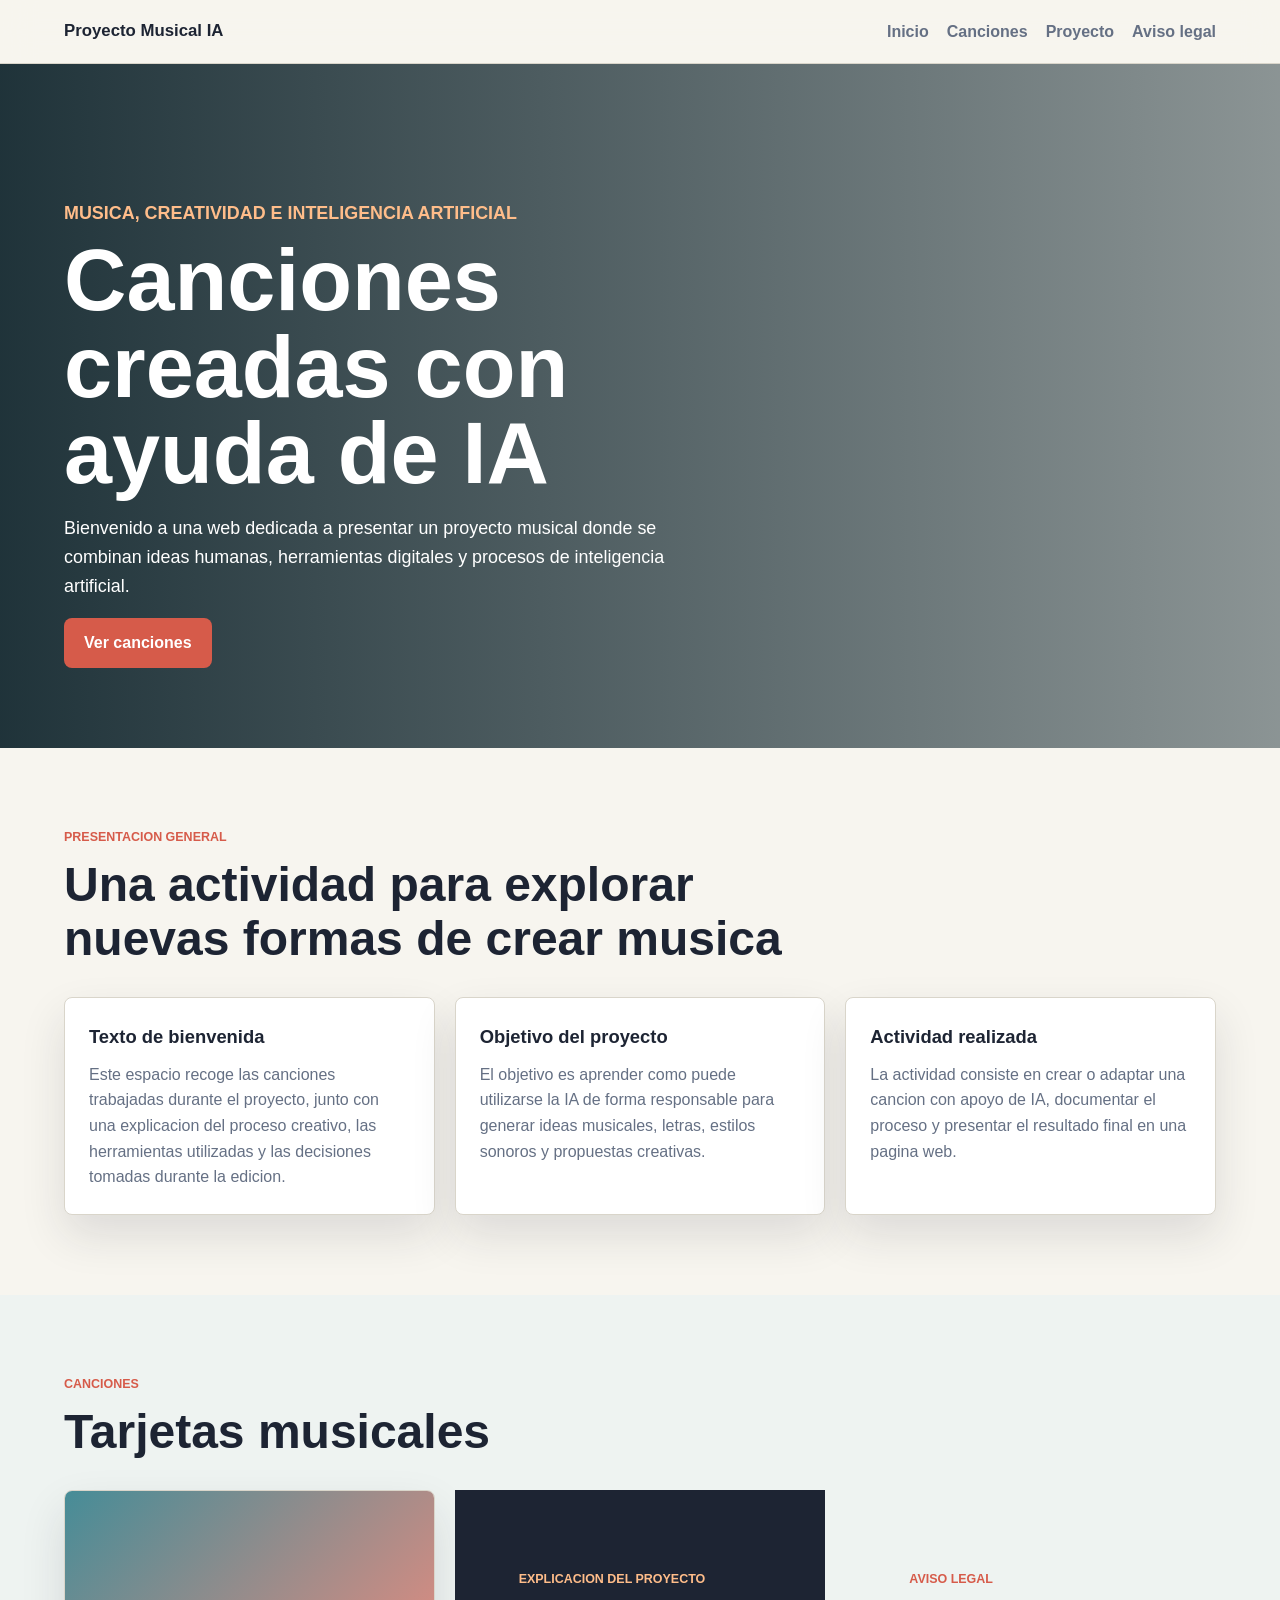
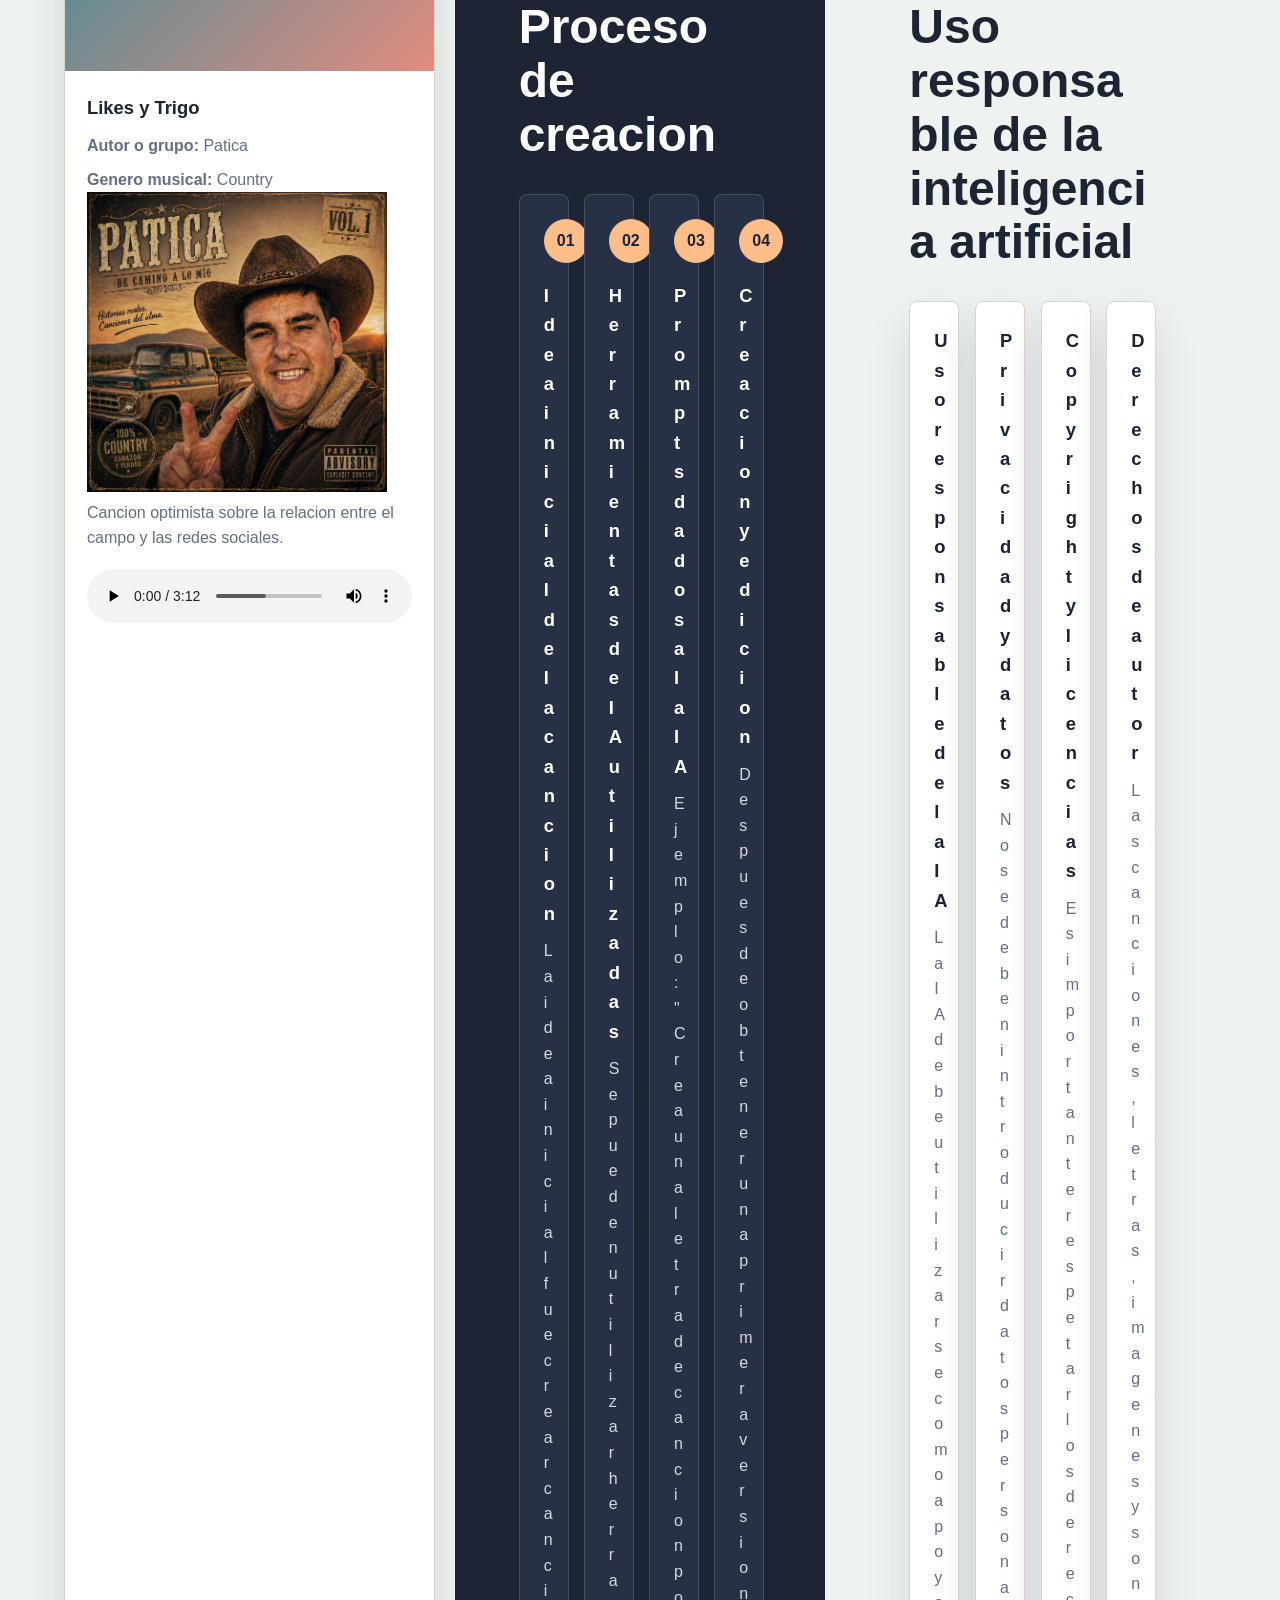
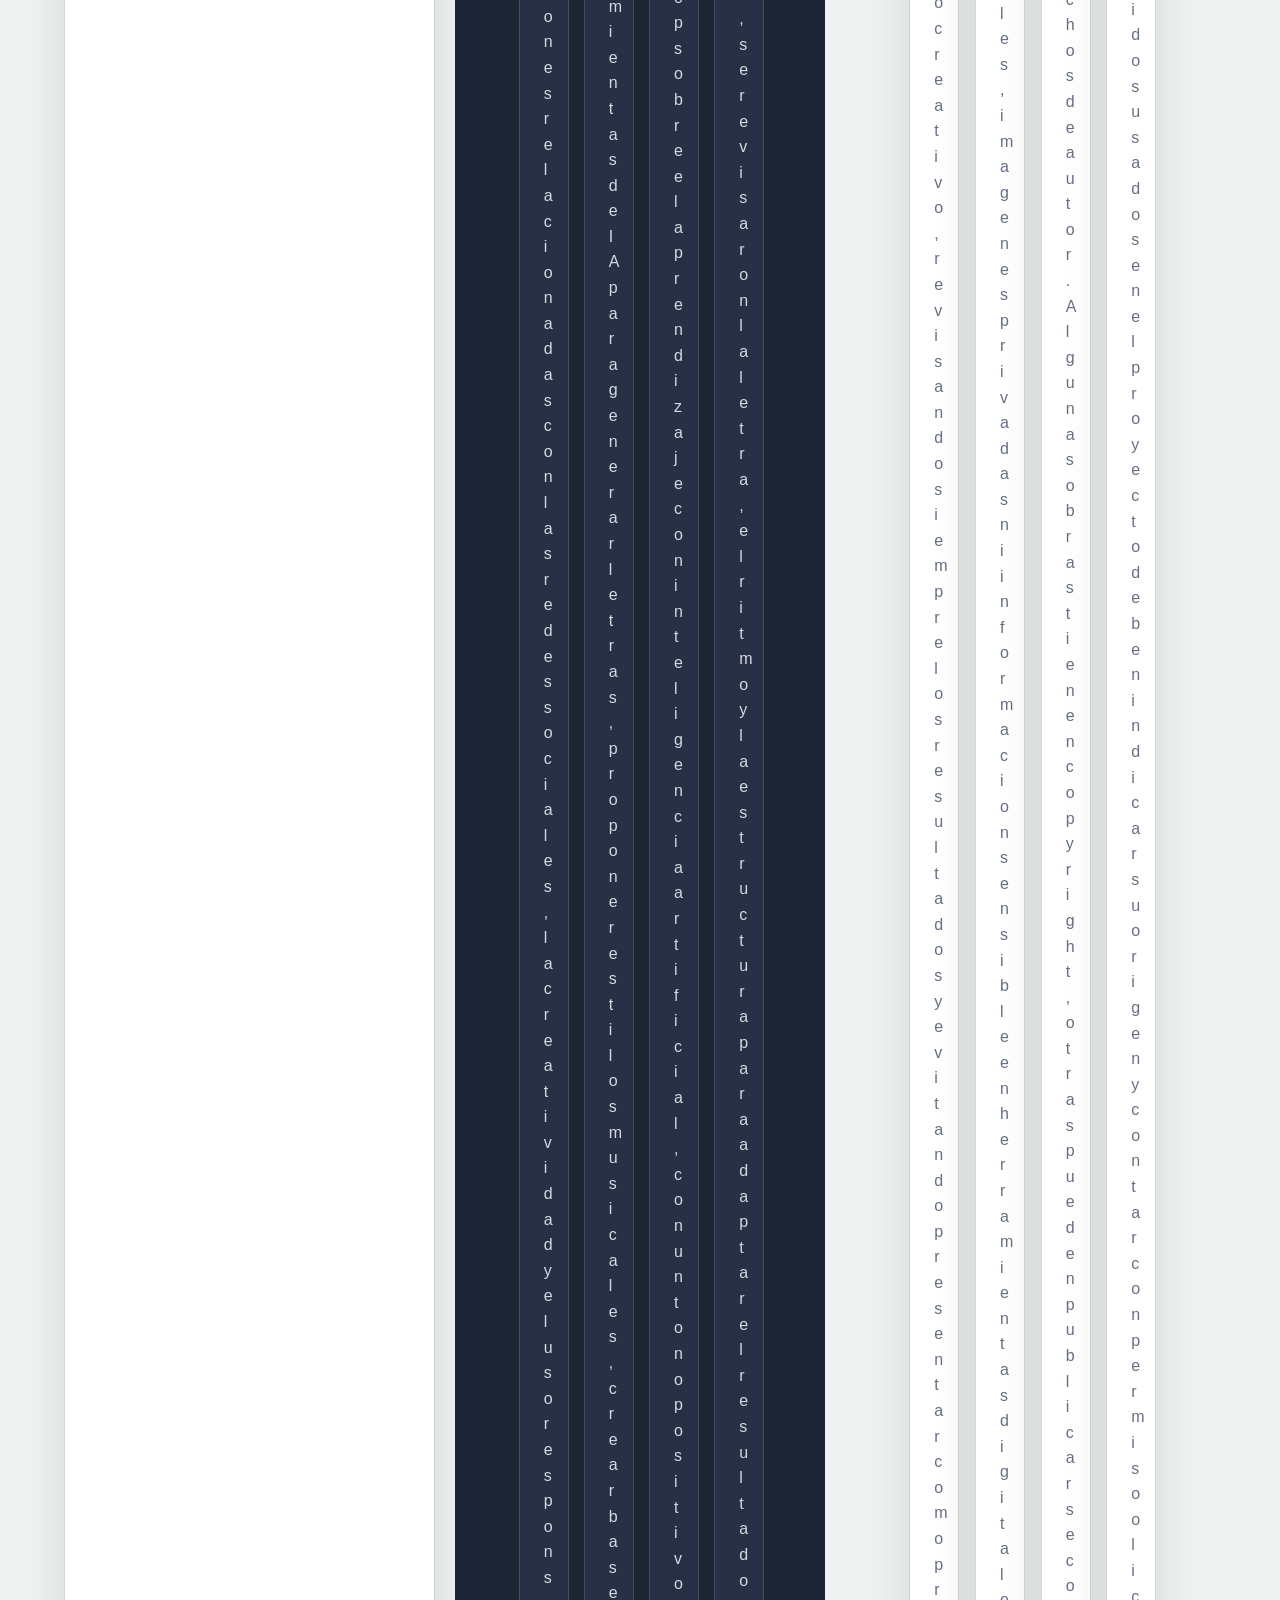
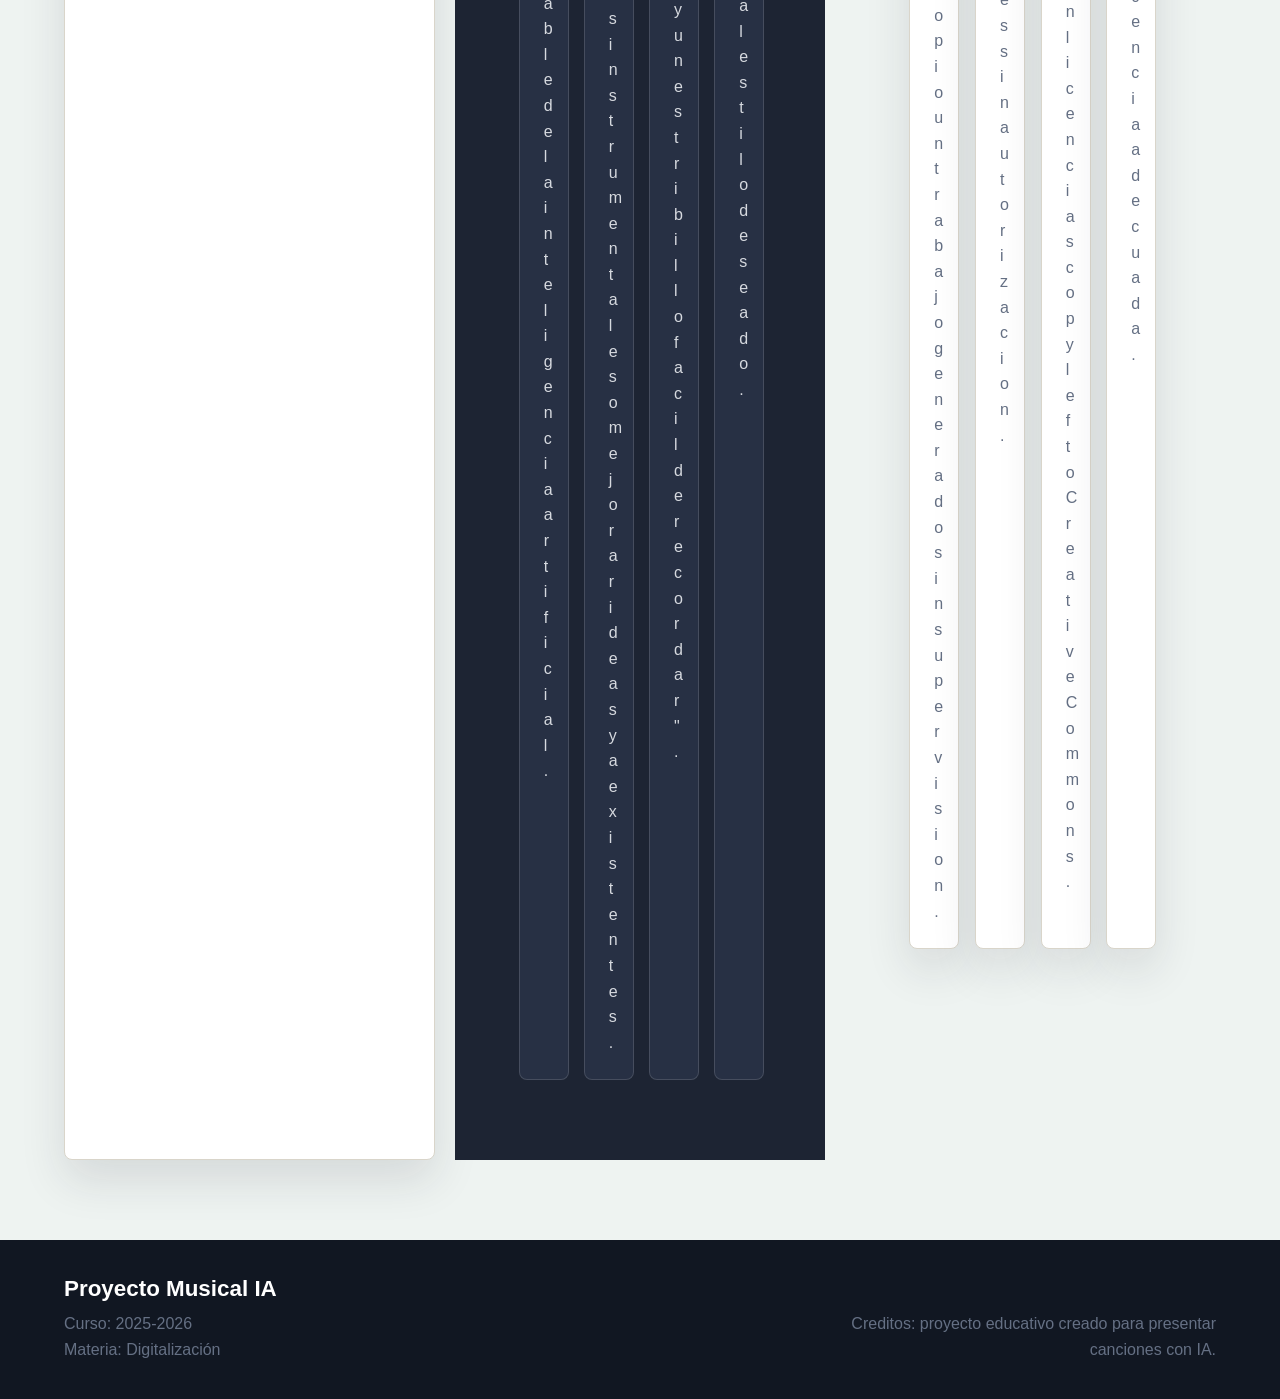
<file: index.html>
<!DOCTYPE html>
<html lang="es">
<head>
  <meta charset="UTF-8">
  <meta name="viewport" content="width=device-width, initial-scale=1.0">
  <title>Proyecto Musical con IA</title>
  <link rel="stylesheet" href="styles.css">
</head>
<body>
  <header class="site-header">
    <a class="logo" href="#inicio">Proyecto Musical IA</a>
    <button class="menu-button" id="menuButton" aria-label="Abrir menu" aria-expanded="false">
      <span></span>
      <span></span>
      <span></span>
    </button>
    <nav class="main-nav" id="mainNav">
      <a href="#inicio">Inicio</a>
      <a href="#canciones">Canciones</a>
      <a href="#proyecto">Proyecto</a>
      <a href="#legal">Aviso legal</a>
    </nav>
  </header>

  <main>
    <section class="hero" id="inicio">
      <div class="hero-content">
        <p class="eyebrow">Musica, creatividad e inteligencia artificial</p>
        <h1>Canciones creadas con ayuda de IA</h1>
        <p>
          Bienvenido a una web dedicada a presentar un proyecto musical donde se combinan
          ideas humanas, herramientas digitales y procesos de inteligencia artificial.
        </p>
        <a class="primary-button" href="#canciones">Ver canciones</a>
      </div>
    </section>

    <section class="section intro-section">
      <div class="section-heading">
        <p class="eyebrow">Presentacion general</p>
        <h2>Una actividad para explorar nuevas formas de crear musica</h2>
      </div>
      <div class="intro-grid">
        <article>
          <h3>Texto de bienvenida</h3>
          <p>
            Este espacio recoge las canciones trabajadas durante el proyecto, junto con
            una explicacion del proceso creativo, las herramientas utilizadas y las
            decisiones tomadas durante la edicion.
          </p>
        </article>
        <article>
          <h3>Objetivo del proyecto</h3>
          <p>
            El objetivo es aprender como puede utilizarse la IA de forma responsable para
            generar ideas musicales, letras, estilos sonoros y propuestas creativas.
          </p>
        </article>
        <article>
          <h3>Actividad realizada</h3>
          <p>
            La actividad consiste en crear o adaptar una cancion con apoyo de IA,
            documentar el proceso y presentar el resultado final en una pagina web.
          </p>
        </article>
      </div>
    </section>

    <section class="section songs-section" id="canciones">
      <div class="section-heading">
        <p class="eyebrow">Canciones</p>
        <h2>Tarjetas musicales</h2>
      </div>

      <div class="song-grid">
        <article class="song-card">
          <div class="song-cover cover-one"></div>
          <div class="song-info">
            <h3>Likes y Trigo </h3>
            <p><strong>Autor o grupo:</strong> Patica </p>
            <p><strong>Genero musical:</strong> Country </p>
            <img src="image.png" alt="Portada de su primer disco " width="300"> 
            <p>
              Cancion optimista sobre la relacion entre el campo y
              las redes sociales.
            </p>
            <audio controls>
              <source src="Likes y Trigo.mp3" type="audio/mpeg">
              
            </audio>
          </div>
        </article>


    <section class="section project-section" id="proyecto">
      <div class="section-heading">
        <p class="eyebrow">Explicacion del proyecto</p>
        <h2>Proceso de creacion</h2>
      </div>

      <div class="timeline">
        <article>
          <span>01</span>
          <h3>Idea inicial de la cancion</h3>
          <p>
            La idea inicial fue crear canciones relacionadas con las redes sociales, la
            creatividad y el uso responsable de la inteligencia artificial.
          </p>
        </article>
        <article>
          <span>02</span>
          <h3>Herramientas de IA utilizadas</h3>
          <p>
            Se pueden utilizar herramientas de IA para generar letras, proponer estilos
            musicales, crear bases instrumentales o mejorar ideas ya existentes.
          </p>
        </article>
        <article>
          <span>03</span>
          <h3>Prompts dados a la IA</h3>
          <p>
            Ejemplo: "Crea una letra de cancion pop sobre el aprendizaje con inteligencia
            artificial, con un tono positivo y un estribillo facil de recordar".
          </p>
        </article>
        <article>
          <span>04</span>
          <h3>Creacion y edicion</h3>
          <p>
            Despues de obtener una primera version, se revisaron la letra, el ritmo y la
            estructura para adaptar el resultado al estilo deseado.
          </p>
        </article>
      </div>
    </section>

    <section class="section legal-section" id="legal">
      <div class="section-heading">
        <p class="eyebrow">Aviso legal</p>
        <h2>Uso responsable de la inteligencia artificial</h2>
      </div>

      <div class="legal-grid">
        <article>
          <h3>Uso responsable de la IA</h3>
          <p>
            La IA debe utilizarse como apoyo creativo, revisando siempre los resultados y
            evitando presentar como propio un trabajo generado sin supervision.
          </p>
        </article>
        <article>
          <h3>Privacidad y datos</h3>
          <p>
            No se deben introducir datos personales, imagenes privadas ni informacion
            sensible en herramientas digitales sin autorizacion.
          </p>
        </article>
        <article>
          <h3>Copyright y licencias</h3>
          <p>
            Es importante respetar los derechos de autor. Algunas obras tienen copyright,
            otras pueden publicarse con licencias copyleft o Creative Commons.
          </p>
        </article>
        <article>
          <h3>Derechos de autor</h3>
          <p>
            Las canciones, letras, imagenes y sonidos usados en el proyecto deben indicar
            su origen y contar con permiso o licencia adecuada.
          </p>
        </article>
      </div>
    </section>
  </main>

  <footer class="site-footer">
    <div>
      <h2>Proyecto Musical IA</h2>
      <p>Curso: 2025-2026</p>
      <p>Materia: Digitalización</p>
    </div>
    <p class="credits">Creditos: proyecto educativo creado para presentar canciones con IA.</p>
  </footer>

  <button class="top-button" id="topButton" aria-label="Volver arriba">↑</button>

  <script src="script.js"></script>
</body>
</html>
</file>
<file: styles.css>
:root {
  --ink: #1d2433;
  --muted: #657084;
  --paper: #f7f5ef;
  --panel: #ffffff;
  --line: #d9d5ca;
  --accent: #126c7a;
  --accent-dark: #0d4e5a;
  --coral: #d65b4a;
  --gold: #d39b2a;
  --green: #4a7c59;
  --shadow: 0 20px 45px rgba(29, 36, 51, 0.12);
}

* {
  box-sizing: border-box;
}

html {
  scroll-behavior: smooth;
}

body {
  margin: 0;
  font-family: Arial, Helvetica, sans-serif;
  color: var(--ink);
  background: var(--paper);
  line-height: 1.6;
}

img,
audio {
  max-width: 100%;
}

.site-header {
  position: sticky;
  top: 0;
  z-index: 10;
  display: flex;
  align-items: center;
  justify-content: space-between;
  gap: 24px;
  padding: 18px clamp(18px, 5vw, 64px);
  background: rgba(247, 245, 239, 0.94);
  border-bottom: 1px solid var(--line);
  backdrop-filter: blur(16px);
}

.logo {
  color: var(--ink);
  font-size: 1.05rem;
  font-weight: 800;
  text-decoration: none;
}

.main-nav {
  display: flex;
  align-items: center;
  gap: 18px;
}

.main-nav a {
  color: var(--muted);
  font-weight: 700;
  text-decoration: none;
  transition: color 0.2s ease;
}

.main-nav a:hover {
  color: var(--accent);
}

.menu-button {
  display: none;
  width: 42px;
  height: 42px;
  padding: 9px;
  border: 1px solid var(--line);
  border-radius: 8px;
  background: var(--panel);
  cursor: pointer;
}

.menu-button span {
  display: block;
  height: 2px;
  margin: 5px 0;
  background: var(--ink);
}

.hero {
  min-height: 76vh;
  display: grid;
  align-items: end;
  padding: 80px clamp(18px, 5vw, 64px);
  color: white;
  background:
    linear-gradient(90deg, rgba(8, 30, 38, 0.9), rgba(8, 30, 38, 0.45)),
    url("https://images.unsplash.com/photo-1516280440614-37939bbacd81?auto=format&fit=crop&w=1600&q=80") center/cover;
}

.hero-content {
  width: min(760px, 100%);
}

.eyebrow {
  margin: 0 0 10px;
  color: var(--coral);
  font-size: 0.78rem;
  font-weight: 800;
  letter-spacing: 0;
  text-transform: uppercase;
}

.hero .eyebrow {
  color: #ffbd8a;
}

h1,
h2,
h3,
p {
  overflow-wrap: anywhere;
}

h1 {
  margin: 0;
  font-size: clamp(2.35rem, 8vw, 5.4rem);
  line-height: 1;
  letter-spacing: 0;
}

h2 {
  margin: 0;
  font-size: clamp(1.7rem, 4vw, 3rem);
  line-height: 1.12;
  letter-spacing: 0;
}

h3 {
  margin: 0 0 10px;
  font-size: 1.15rem;
}

.hero p {
  width: min(660px, 100%);
  font-size: 1.12rem;
}

.primary-button {
  display: inline-flex;
  align-items: center;
  justify-content: center;
  min-height: 46px;
  padding: 12px 20px;
  border-radius: 8px;
  color: white;
  background: var(--coral);
  font-weight: 800;
  text-decoration: none;
  transition: transform 0.2s ease, background 0.2s ease;
}

.primary-button:hover {
  transform: translateY(-2px);
  background: #bf4d3f;
}

.section {
  padding: 80px clamp(18px, 5vw, 64px);
}

.section-heading {
  width: min(760px, 100%);
  margin-bottom: 32px;
}

.intro-grid,
.song-grid,
.legal-grid {
  display: grid;
  grid-template-columns: repeat(3, minmax(0, 1fr));
  gap: 20px;
}

.intro-grid article,
.song-card,
.legal-grid article,
.timeline article {
  border: 1px solid var(--line);
  border-radius: 8px;
  background: var(--panel);
  box-shadow: var(--shadow);
}

.intro-grid article,
.legal-grid article {
  padding: 24px;
}

.songs-section {
  background: #eef3f1;
}

.song-card {
  overflow: hidden;
}

.song-cover {
  min-height: 180px;
  background-size: cover;
  background-position: center;
}

.cover-one {
  background:
    linear-gradient(135deg, rgba(18, 108, 122, 0.78), rgba(214, 91, 74, 0.7)),
    url("https://images.unsplash.com/photo-1493225457124-a3eb161ffa5f?auto=format&fit=crop&w=900&q=80") center/cover;
}

.cover-two {
  background:
    linear-gradient(135deg, rgba(13, 78, 90, 0.7), rgba(74, 124, 89, 0.72)),
    url("https://images.unsplash.com/photo-1511379938547-c1f69419868d?auto=format&fit=crop&w=900&q=80") center/cover;
}

.cover-three {
  background:
    linear-gradient(135deg, rgba(211, 155, 42, 0.72), rgba(29, 36, 51, 0.72)),
    url("https://images.unsplash.com/photo-1511671782779-c97d3d27a1d4?auto=format&fit=crop&w=900&q=80") center/cover;
}

.song-info {
  padding: 22px;
}

.song-info p,
.legal-grid p,
.intro-grid p,
.timeline p,
.site-footer p {
  margin: 0;
  color: var(--muted);
}

.song-info p + p {
  margin-top: 8px;
}

audio {
  width: 100%;
  margin-top: 18px;
}

.project-section {
  background: var(--ink);
  color: white;
}

.project-section .eyebrow {
  color: #ffbd8a;
}

.timeline {
  display: grid;
  grid-template-columns: repeat(4, minmax(0, 1fr));
  gap: 18px;
}

.timeline article {
  padding: 24px;
  background: #273044;
  border-color: rgba(255, 255, 255, 0.14);
  box-shadow: none;
}

.timeline span {
  display: inline-flex;
  align-items: center;
  justify-content: center;
  width: 44px;
  height: 44px;
  margin-bottom: 18px;
  border-radius: 50%;
  color: var(--ink);
  background: #ffbd8a;
  font-weight: 900;
}

.timeline p {
  color: #d6d9df;
}

.legal-grid {
  grid-template-columns: repeat(4, minmax(0, 1fr));
}

.site-footer {
  display: flex;
  align-items: flex-end;
  justify-content: space-between;
  gap: 24px;
  padding: 36px clamp(18px, 5vw, 64px);
  color: white;
  background: #111722;
}

.site-footer h2 {
  margin-bottom: 10px;
  font-size: 1.4rem;
}

.credits {
  max-width: 420px;
  text-align: right;
}

.top-button {
  position: fixed;
  right: 18px;
  bottom: 18px;
  width: 44px;
  height: 44px;
  border: 0;
  border-radius: 50%;
  color: white;
  background: var(--accent);
  font-size: 1.3rem;
  font-weight: 900;
  cursor: pointer;
  opacity: 0;
  pointer-events: none;
  transform: translateY(10px);
  transition: opacity 0.2s ease, transform 0.2s ease;
}

.top-button.is-visible {
  opacity: 1;
  pointer-events: auto;
  transform: translateY(0);
}

@media (max-width: 1000px) {
  .intro-grid,
  .song-grid,
  .legal-grid,
  .timeline {
    grid-template-columns: repeat(2, minmax(0, 1fr));
  }
}

@media (max-width: 720px) {
  .site-header {
    align-items: flex-start;
  }

  .menu-button {
    display: block;
  }

  .main-nav {
    position: absolute;
    top: 72px;
    left: 18px;
    right: 18px;
    display: none;
    flex-direction: column;
    align-items: stretch;
    padding: 14px;
    border: 1px solid var(--line);
    border-radius: 8px;
    background: var(--panel);
    box-shadow: var(--shadow);
  }

  .main-nav.is-open {
    display: flex;
  }

  .main-nav a {
    padding: 10px;
  }

  .hero {
    min-height: 70vh;
    padding-top: 72px;
  }

  .section {
    padding-top: 56px;
    padding-bottom: 56px;
  }

  .intro-grid,
  .song-grid,
  .legal-grid,
  .timeline {
    grid-template-columns: 1fr;
  }

  .site-footer {
    display: block;
  }

  .credits {
    margin-top: 20px;
    text-align: left;
  }
}
</file>
